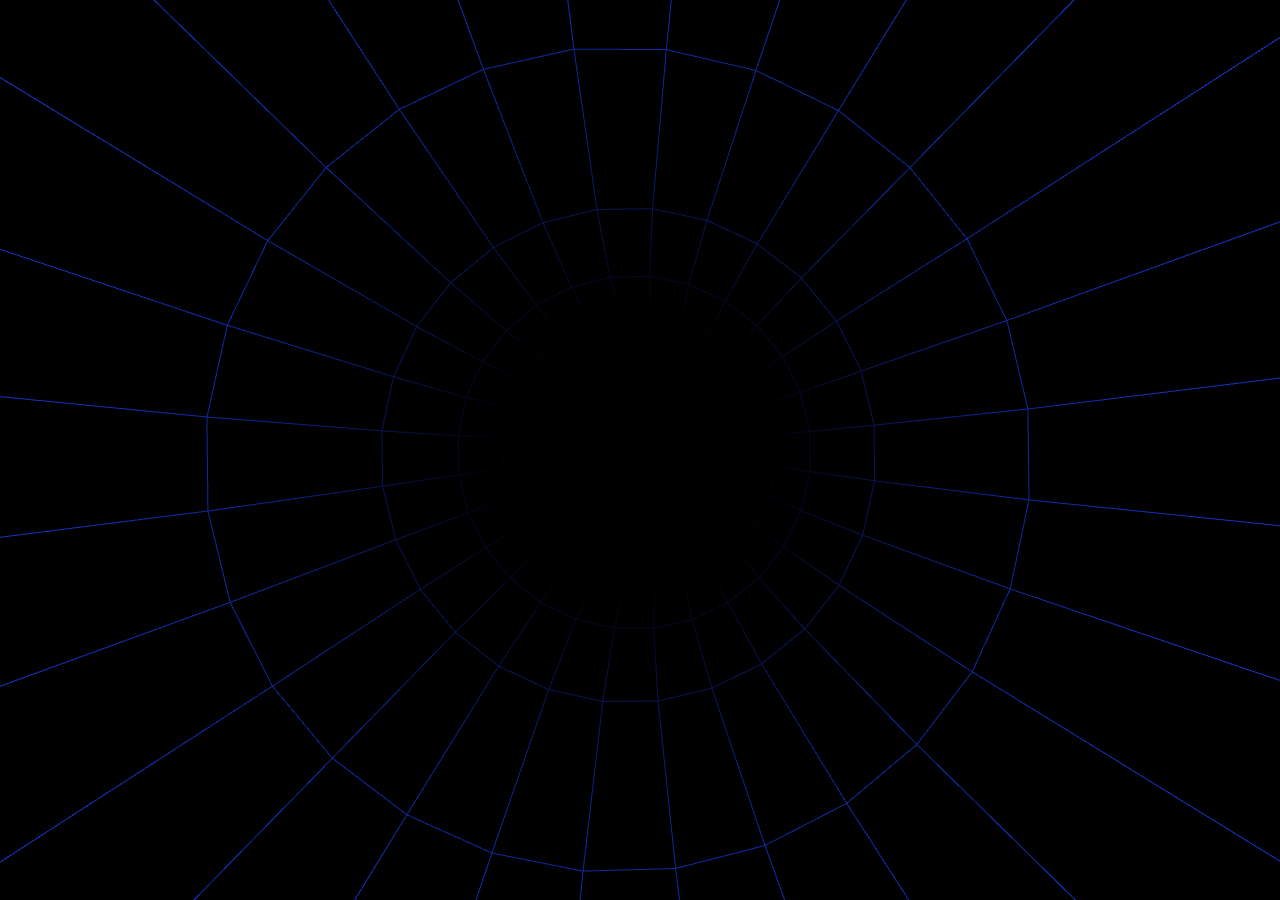
<file: index.html>
<!DOCTYPE html>
<html lang="pt-BR">
<head>
  <meta charset="UTF-8">
  <meta name="viewport" content="width=device-width, initial-scale=1.0">
  <title>Wormhole</title>
  <style>
    * { margin: 0; padding: 0; box-sizing: border-box; }
    html, body {
      width: 100%;
      height: 100%;
      background: #000;
      overflow: hidden;
    }
    canvas { display: block; }
  </style>
</head>
<body>
  <script src="three.min.js"></script>
  <script>
    const clamp = THREE.MathUtils.clamp;
    const TWO_PI = Math.PI * 2;

    const scene = new THREE.Scene();
    // Fog hides the far end of the generated path -> endless depth.
    scene.fog = new THREE.FogExp2(0x000000, 0.05);

    const camera = new THREE.PerspectiveCamera(90, window.innerWidth / window.innerHeight, 0.1, 1000);
    const BASE_FOV = 90;

    const renderer = new THREE.WebGLRenderer({ antialias: true, powerPreference: 'high-performance' });
    renderer.setPixelRatio(Math.min(window.devicePixelRatio, 2));
    renderer.setSize(window.innerWidth, window.innerHeight);
    renderer.setClearColor(0x000000);
    document.body.appendChild(renderer.domElement);

    // ---------- tunnel parameters ----------
    const RING_COUNT  = 140;  // centreline points held in the sliding window
    const RADIAL      = 28;   // segments around each ring
    const TUBE_RADIUS = 11;   // wide enough to clearly fly *inside* the corridor
    const STEP        = 8;    // distance between consecutive ring centres
    const CAM_INDEX   = 10;   // rings kept behind the camera
    const LOOK_AHEAD  = 5;    // rings ahead the camera aims toward
    const MOVE_SPEED  = 3;    // world units per frame

    // ---------- generative heading (smoothed random walk = random but continuous) ----------
    // The direction is never pre-defined: each new ring nudges the turn rate by a
    // little randomness, damped so it can't spiral into itself, clamped so turns
    // stay sharp but bounded. Result: an endless, never-repeating sinuous path.
    const TURN_ACCEL = 0.03;  // randomness injected into the turn rate per ring
    const TURN_DAMP  = 0.92;  // pulls the turn rate back toward 0 (no tight spirals)
    const TURN_MAX   = 0.20;  // max radians turned per ring (sharpness of curves)

    let yaw = Math.PI / 2, pitch = 0, yawRate = 0, pitchRate = 0;
    const _dir = new THREE.Vector3();
    function nextDir() {
      yawRate   = clamp((yawRate   + (Math.random() - 0.5) * TURN_ACCEL) * TURN_DAMP, -TURN_MAX, TURN_MAX);
      pitchRate = clamp((pitchRate + (Math.random() - 0.5) * TURN_ACCEL) * TURN_DAMP, -TURN_MAX, TURN_MAX);
      yaw  += yawRate;
      pitch = clamp(pitch + pitchRate, -1.2, 1.2);
      return _dir.set(
        Math.cos(pitch) * Math.cos(yaw),
        Math.sin(pitch),
        Math.cos(pitch) * Math.sin(yaw)
      ).clone();
    }

    // ---------- sliding-window state ----------
    const pts = [];   // ring centres        (THREE.Vector3)
    const tans = [];  // tangents            (THREE.Vector3)
    const nors = [];  // normals  (parallel-transported, no twist)
    const bins = [];  // binormals
    const hues = [];  // hue per ring
    let ringCounter = 0;

    function hueFor(n) { return (0.55 + n * 0.004) % 1; }

    // Minimal-rotation parallel transport: carry a normal from one tangent to the
    // next so the tube never twists, even as the window regenerates.
    const _axis = new THREE.Vector3();
    function transport(n, t0, t1) {
      _axis.crossVectors(t0, t1);
      const len = _axis.length();
      const out = n.clone();
      if (len > 1e-6) {
        _axis.divideScalar(len);
        out.applyAxisAngle(_axis, Math.acos(clamp(t0.dot(t1), -1, 1)));
      }
      return out.addScaledVector(t1, -out.dot(t1)).normalize();
    }

    // build the initial window
    (function initPath() {
      let cur = new THREE.Vector3(0, 0, 0);
      pts.push(cur.clone());
      for (let i = 1; i < RING_COUNT; i++) {
        cur = cur.clone().addScaledVector(nextDir(), STEP);
        pts.push(cur);
      }
      for (let i = 0; i < RING_COUNT; i++) {
        const t = (i < RING_COUNT - 1) ? pts[i + 1].clone().sub(pts[i])
                                       : pts[i].clone().sub(pts[i - 1]);
        tans.push(t.normalize());
      }
      let n0 = new THREE.Vector3(0, 1, 0);
      if (Math.abs(tans[0].dot(n0)) > 0.9) n0.set(1, 0, 0);
      nors[0] = n0.crossVectors(tans[0], n0).normalize();
      bins[0] = new THREE.Vector3().crossVectors(tans[0], nors[0]).normalize();
      for (let i = 1; i < RING_COUNT; i++) {
        nors[i] = transport(nors[i - 1], tans[i - 1], tans[i]);
        bins[i] = new THREE.Vector3().crossVectors(tans[i], nors[i]).normalize();
      }
      for (let i = 0; i < RING_COUNT; i++) hues.push(hueFor(ringCounter++));
    })();

    // recycle the oldest ring and generate a fresh one ahead
    const _off = new THREE.Vector3();
    function advanceWindow() {
      pts.shift(); tans.shift(); nors.shift(); bins.shift(); hues.shift();

      // re-centre so coordinates stay bounded (whole scene + camera shift together)
      _off.copy(pts[0]);
      for (let i = 0; i < pts.length; i++) pts[i].sub(_off);

      const newP = pts[pts.length - 1].clone().addScaledVector(nextDir(), STEP);
      pts.push(newP);

      const L = pts.length;                       // back to RING_COUNT
      tans[L - 2] = pts[L - 1].clone().sub(pts[L - 2]).normalize();
      tans.push(tans[L - 2].clone());
      nors.push(transport(nors[L - 2], tans[L - 2], tans[L - 1]));
      bins.push(new THREE.Vector3().crossVectors(tans[L - 1], nors[L - 1]).normalize());
      hues.push(hueFor(ringCounter++));
    }

    // ---------- geometry (clean rings + longitudinal rails) ----------
    const geo = new THREE.BufferGeometry();
    geo.setAttribute('position', new THREE.BufferAttribute(new Float32Array(RING_COUNT * RADIAL * 3), 3));
    geo.setAttribute('color',    new THREE.BufferAttribute(new Float32Array(RING_COUNT * RADIAL * 3), 3));
    const idx = [];
    for (let i = 0; i < RING_COUNT; i++) {
      for (let j = 0; j < RADIAL; j++) {
        const cur = i * RADIAL + j;
        idx.push(cur, i * RADIAL + (j + 1) % RADIAL);     // radial ring
        if (i < RING_COUNT - 1) idx.push(cur, cur + RADIAL); // longitudinal rail
      }
    }
    geo.setIndex(idx);

    const mat = new THREE.LineBasicMaterial({ vertexColors: true, transparent: true, opacity: 0.9, fog: true });
    const tunnel = new THREE.LineSegments(geo, mat);
    scene.add(tunnel);

    const color = new THREE.Color();
    function rebuildGeometry() {
      const pos = geo.attributes.position.array;
      const col = geo.attributes.color.array;
      for (let i = 0; i < RING_COUNT; i++) {
        const P = pts[i], N = nors[i], B = bins[i];
        color.setHSL(hues[i], 1.0, 0.55);
        for (let j = 0; j < RADIAL; j++) {
          const v = (j / RADIAL) * TWO_PI, cx = Math.cos(v), sy = Math.sin(v);
          const k = (i * RADIAL + j) * 3;
          pos[k]     = P.x + TUBE_RADIUS * (cx * N.x + sy * B.x);
          pos[k + 1] = P.y + TUBE_RADIUS * (cx * N.y + sy * B.y);
          pos[k + 2] = P.z + TUBE_RADIUS * (cx * N.z + sy * B.z);
          col[k] = color.r; col[k + 1] = color.g; col[k + 2] = color.b;
        }
      }
      geo.attributes.position.needsUpdate = true;
      geo.attributes.color.needsUpdate = true;
    }
    rebuildGeometry();

    // ---------- interactive distortion (camera-side, cheap) ----------
    let distortion = 0, targetDistortion = 0, lastInput = -10000;
    const DISTORTION_DURATION = 600;
    function impulse(s) { targetDistortion = s; lastInput = Date.now(); }
    renderer.domElement.addEventListener('mousedown', () => impulse(0.8));
    renderer.domElement.addEventListener('mousemove', (e) => { if (e.buttons) impulse(0.9); });
    renderer.domElement.addEventListener('touchstart', () => impulse(0.8), { passive: true });
    renderer.domElement.addEventListener('touchmove', () => impulse(0.9), { passive: true });

    // ---------- gyroscope ----------
    let gyroX = 0, gyroY = 0;
    if (window.DeviceOrientationEvent) {
      window.addEventListener('deviceorientation', (e) => {
        gyroY = gyroY * 0.92 + (e.gamma || 0) / 5 * 0.08;
        gyroX = gyroX * 0.92 + (e.beta || 0) / 5 * 0.08;
      }, true);
    }

    window.addEventListener('resize', () => {
      camera.aspect = window.innerWidth / window.innerHeight;
      camera.updateProjectionMatrix();
      renderer.setSize(window.innerWidth, window.innerHeight);
    });

    // ---------- animation ----------
    let dist = 0, roll = 0;
    const camPos = new THREE.Vector3();
    const lookPos = new THREE.Vector3();

    function animate() {
      requestAnimationFrame(animate);

      dist += MOVE_SPEED;
      while (dist >= STEP) {           // recycle rings as we travel -> infinite tunnel
        advanceWindow();
        rebuildGeometry();
        dist -= STEP;
      }
      const f = dist / STEP;

      // glide smoothly between ring centres
      camPos.lerpVectors(pts[CAM_INDEX], pts[CAM_INDEX + 1], f);
      lookPos.lerpVectors(pts[CAM_INDEX + LOOK_AHEAD], pts[CAM_INDEX + LOOK_AHEAD + 1], f);

      // distortion easing
      const since = Date.now() - lastInput;
      if (since < DISTORTION_DURATION) {
        const p = since / DISTORTION_DURATION;
        distortion = targetDistortion * Math.pow(1 - p, 3);
      } else {
        distortion = 0;
      }

      camera.position.copy(camPos);
      camera.lookAt(lookPos);

      roll += 0.004 + distortion * 0.05;     // barrel-roll spin
      camera.rotateZ(roll);

      camera.translateX(gyroY * 0.4);        // lateral pan from gyroscope
      camera.translateY(gyroX * 0.4);

      camera.fov = BASE_FOV + Math.sin(Date.now() * 0.02) * distortion * 12;
      camera.updateProjectionMatrix();

      renderer.render(scene, camera);
    }

    animate();
  </script>
</body>
</html>
</file>
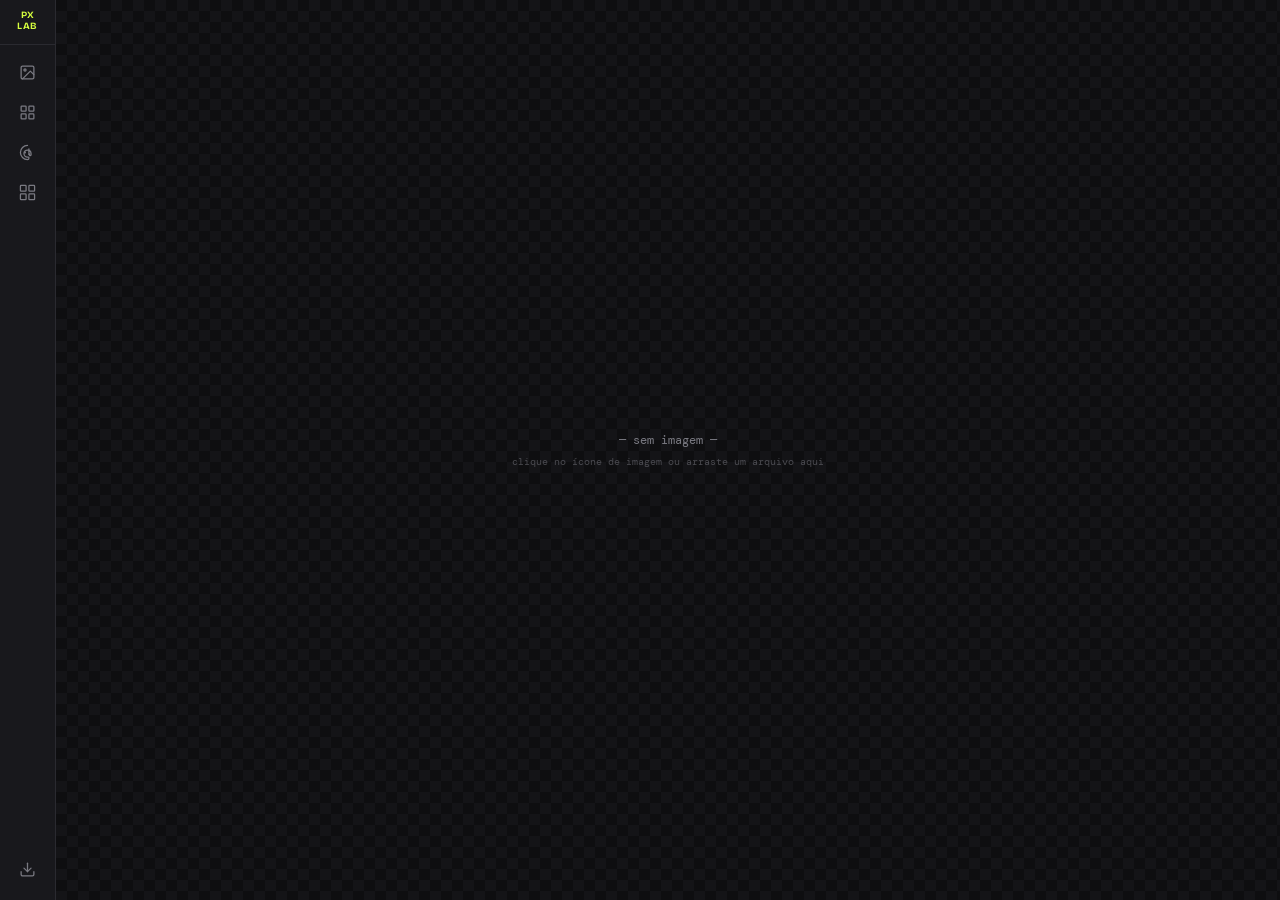
<file: pixel-lab.html>
<!DOCTYPE html>
<html lang="pt-BR">
<head>
<meta charset="UTF-8">
<meta name="viewport" content="width=device-width, initial-scale=1.0">
<title>Pixel Lab</title>
<style>
  @import url('https://fonts.googleapis.com/css2?family=DM+Mono:wght@400;500&family=Bricolage+Grotesque:opsz,wght@12..96,700&display=swap');

  :root {
    --bg:      #0e0e10;
    --panel:   #18181c;
    --line:    #2a2a30;
    --text:    #e8e6e0;
    --dim:     #7a7a82;
    --accent:  #d6ff3f;
    --bar:     56px;
    --float-w: 252px;
  }

  * { box-sizing: border-box; margin: 0; padding: 0; }

  body {
    background: var(--bg);
    color: var(--text);
    font-family: 'DM Mono', monospace;
    height: 100dvh;
    overflow: hidden;
    display: flex;
  }

  /* ── Sidebar ── */
  .sidebar {
    width: var(--bar);
    height: 100%;
    background: var(--panel);
    border-right: 1px solid var(--line);
    display: flex;
    flex-direction: column;
    align-items: center;
    padding: 10px 0 12px;
    gap: 2px;
    flex-shrink: 0;
    z-index: 20;
  }

  .logo {
    font-family: 'Bricolage Grotesque', sans-serif;
    font-size: 0.6rem;
    font-weight: 700;
    letter-spacing: 0.04em;
    color: var(--accent);
    text-align: center;
    line-height: 1.15;
    padding-bottom: 12px;
    margin-bottom: 6px;
    border-bottom: 1px solid var(--line);
    width: 100%;
  }

  .spacer { flex: 1; }

  .icon-btn {
    width: 38px; height: 38px;
    border-radius: 8px;
    background: none;
    border: none;
    color: var(--dim);
    cursor: pointer;
    display: flex; align-items: center; justify-content: center;
    transition: background .12s, color .12s;
    position: relative;
  }
  .icon-btn:hover { background: rgba(255,255,255,0.06); color: var(--text); }
  .icon-btn.active { background: rgba(214,255,63,0.13); color: var(--accent); }
  .icon-btn svg { width: 17px; height: 17px; }

  /* ── Floating panel ── */
  .float {
    position: absolute;
    left: var(--bar);
    top: 0;
    width: var(--float-w);
    height: 100%;
    background: var(--panel);
    border-right: 1px solid var(--line);
    z-index: 15;
    display: flex;
    flex-direction: column;
    transform: translateX(-100%);
    opacity: 0;
    transition: transform .18s ease, opacity .18s ease;
    pointer-events: none;
  }
  .float.open {
    transform: translateX(0);
    opacity: 1;
    pointer-events: all;
  }

  .float-header {
    padding: 20px 18px 0;
    flex-shrink: 0;
  }
  .float-header h2 {
    font-family: 'Bricolage Grotesque', sans-serif;
    font-size: 1.05rem;
    letter-spacing: -0.02em;
    line-height: 1;
    margin-bottom: 18px;
  }
  .float-body {
    padding: 0 18px 20px;
    overflow-y: auto;
    flex: 1;
    scrollbar-width: thin;
    scrollbar-color: var(--line) transparent;
  }

  /* pane visibility */
  .pane { display: none; }
  .pane.visible { display: block; }

  /* ── Fields ── */
  .field { margin-bottom: 20px; }
  .field:last-child { margin-bottom: 0; }

  .flabel {
    display: block;
    font-size: 0.63rem;
    text-transform: uppercase;
    letter-spacing: 0.12em;
    color: var(--dim);
    margin-bottom: 8px;
  }
  .flabel .val { color: var(--accent); float: right; font-size: 0.68rem; }

  .upload-zone {
    display: block;
    border: 1px dashed var(--line);
    border-radius: 6px;
    padding: 26px 10px 20px;
    text-align: center;
    cursor: pointer;
    font-size: 0.72rem;
    color: var(--dim);
    transition: border-color .12s, color .12s, background .12s;
  }
  .upload-zone:hover { border-color: var(--accent); color: var(--text); background: rgba(214,255,63,0.03); }
  .upload-zone input { display: none; }
  .upload-zone .ico { opacity: .4; margin-bottom: 8px; }
  .upload-zone .fname { color: var(--text); font-size: 0.67rem; margin-top: 6px; word-break: break-all; line-height: 1.4; display: none; }

  input[type=range] {
    -webkit-appearance: none; appearance: none;
    width: 100%; height: 3px;
    background: var(--line); border-radius: 3px; outline: none; cursor: pointer;
  }
  input[type=range]::-webkit-slider-thumb {
    -webkit-appearance: none;
    width: 14px; height: 14px; border-radius: 50%;
    background: var(--accent); cursor: pointer;
    border: 2px solid var(--bg);
  }
  input[type=range]::-moz-range-thumb {
    width: 14px; height: 14px; border-radius: 50%;
    background: var(--accent); cursor: pointer; border: 2px solid var(--bg);
  }

  select {
    width: 100%;
    background: var(--bg);
    color: var(--text);
    border: 1px solid var(--line);
    border-radius: 5px;
    padding: 9px 10px;
    font-family: inherit;
    font-size: 0.72rem;
    cursor: pointer;
    outline: none;
  }
  select:focus { border-color: var(--accent); }

  input[type=color] {
    width: 100%; height: 36px;
    background: var(--bg);
    border: 1px solid var(--line);
    border-radius: 5px;
    cursor: pointer;
    padding: 3px 4px;
    outline: none;
  }
  input[type=color]:focus { border-color: var(--accent); }

  .btn {
    width: 100%;
    background: var(--accent);
    color: #0e0e10;
    border: none;
    border-radius: 5px;
    padding: 11px;
    font-family: inherit;
    font-weight: 500;
    font-size: 0.72rem;
    text-transform: uppercase;
    letter-spacing: 0.08em;
    cursor: pointer;
    transition: opacity .12s;
  }
  .btn + .btn { margin-top: 8px; }
  .btn:hover { opacity: .85; }
  .btn:disabled { background: var(--line); color: var(--dim); cursor: not-allowed; opacity: 1; }
  .btn.ghost {
    background: transparent;
    color: var(--accent);
    border: 1px solid currentColor;
  }
  .btn.ghost:disabled { color: var(--dim); }

  /* ── Stage ── */
  .stage {
    flex: 1;
    position: relative;
    overflow: hidden;
    display: flex; align-items: center; justify-content: center;
    background-color: var(--bg);
    background-image:
      linear-gradient(45deg, #141417 25%, transparent 25%),
      linear-gradient(-45deg, #141417 25%, transparent 25%),
      linear-gradient(45deg, transparent 75%, #141417 75%),
      linear-gradient(-45deg, transparent 75%, #141417 75%);
    background-size: 22px 22px;
    background-position: 0 0, 0 11px, 11px -11px, -11px 0;
  }

  .stage.drag-over { outline: 2px dashed var(--accent); outline-offset: -4px; }

  .empty {
    color: var(--dim);
    font-size: 0.78rem;
    text-align: center;
    line-height: 1.7;
    pointer-events: none;
    user-select: none;
  }
  .empty small { font-size: 0.65rem; opacity: .55; display: block; margin-top: 2px; }

  canvas { max-width: 100%; max-height: 100%; display: none; }
</style>
</head>
<body>

<!-- ── Sidebar ── -->
<nav class="sidebar">
  <div class="logo">PX<br>LAB</div>

  <button class="icon-btn" id="btn-upload" title="Imagem" onclick="toggle('upload')">
    <svg viewBox="0 0 24 24" fill="none" stroke="currentColor" stroke-width="1.8" stroke-linecap="round" stroke-linejoin="round">
      <rect x="3" y="3" width="18" height="18" rx="2"/>
      <circle cx="8.5" cy="8.5" r="1.5"/>
      <polyline points="21 15 16 10 5 21"/>
    </svg>
  </button>

  <button class="icon-btn" id="btn-pixel" title="Pixel" onclick="toggle('pixel')">
    <svg viewBox="0 0 24 24" fill="none" stroke="currentColor" stroke-width="1.8" stroke-linecap="round" stroke-linejoin="round">
      <rect x="3" y="3" width="7" height="7" rx="1"/>
      <rect x="14" y="3" width="7" height="7" rx="1"/>
      <rect x="3" y="14" width="7" height="7" rx="1"/>
      <rect x="14" y="14" width="7" height="7" rx="1"/>
    </svg>
  </button>

  <button class="icon-btn" id="btn-color" title="Cores" onclick="toggle('color')">
    <svg viewBox="0 0 24 24" fill="none" stroke="currentColor" stroke-width="1.8" stroke-linecap="round" stroke-linejoin="round">
      <path d="M12 2C6.48 2 2 6.48 2 12s4.48 10 10 10c1.1 0 2-.9 2-2v-.5c0-.55-.45-1-1-1H12c-2.76 0-5-2.24-5-5s2.24-5 5-5c2.76 0 5 2.24 5 5v1.5c0 .83-.67 1.5-1.5 1.5S14 13.33 14 12.5V7"/>
      <circle cx="8.5" cy="12" r="1.5" fill="currentColor" stroke="none"/>
      <circle cx="14.5" cy="9.5" r="1.5" fill="currentColor" stroke="none"/>
      <circle cx="14.5" cy="14.5" r="1.5" fill="currentColor" stroke="none"/>
    </svg>
  </button>

  <button class="icon-btn" id="btn-gap" title="Espaçamento" onclick="toggle('gap')">
    <svg viewBox="0 0 24 24" fill="none" stroke="currentColor" stroke-width="1.8" stroke-linecap="round" stroke-linejoin="round">
      <rect x="2" y="2" width="8" height="8" rx="1"/>
      <rect x="14" y="2" width="8" height="8" rx="1"/>
      <rect x="2" y="14" width="8" height="8" rx="1"/>
      <rect x="14" y="14" width="8" height="8" rx="1"/>
    </svg>
  </button>

  <div class="spacer"></div>

  <button class="icon-btn" id="btn-export" title="Exportar" onclick="toggle('export')">
    <svg viewBox="0 0 24 24" fill="none" stroke="currentColor" stroke-width="1.8" stroke-linecap="round" stroke-linejoin="round">
      <path d="M21 15v4a2 2 0 0 1-2 2H5a2 2 0 0 1-2-2v-4"/>
      <polyline points="7 10 12 15 17 10"/>
      <line x1="12" y1="15" x2="12" y2="3"/>
    </svg>
  </button>
</nav>

<!-- ── Floating panel ── -->
<div class="float" id="float">

  <!-- upload -->
  <div class="pane visible" id="pane-upload">
    <div class="float-header"><h2>Imagem</h2></div>
    <div class="float-body">
      <label class="upload-zone">
        <svg class="ico" viewBox="0 0 24 24" width="30" height="30" fill="none" stroke="currentColor" stroke-width="1.5" stroke-linecap="round" stroke-linejoin="round" style="display:block;margin:0 auto">
          <path d="M21 15v4a2 2 0 0 1-2 2H5a2 2 0 0 1-2-2v-4"/>
          <polyline points="17 8 12 3 7 8"/>
          <line x1="12" y1="3" x2="12" y2="15"/>
        </svg>
        clique ou arraste
        <div class="fname" id="fname"></div>
        <input type="file" id="file" accept="image/*">
      </label>
    </div>
  </div>

  <!-- pixel -->
  <div class="pane" id="pane-pixel">
    <div class="float-header"><h2>Pixel</h2></div>
    <div class="float-body">
      <div class="field">
        <label class="flabel">Intensidade <span class="val" id="intVal">12 px</span></label>
        <input type="range" id="intensity" min="2" max="80" value="12">
      </div>
      <div class="field">
        <label class="flabel">Formato</label>
        <select id="shape">
          <option value="square">Quadrado</option>
          <option value="circle">Círculo</option>
        </select>
      </div>
    </div>
  </div>

  <!-- color -->
  <div class="pane" id="pane-color">
    <div class="float-header"><h2>Cores</h2></div>
    <div class="float-body">
      <div class="field">
        <label class="flabel">Amostragem</label>
        <select id="sampling">
          <option value="average">Média</option>
          <option value="dominant">Cor dominante</option>
        </select>
      </div>
      <div class="field">
        <label class="flabel">Dithering</label>
        <select id="dither">
          <option value="none">Nenhum</option>
          <option value="bayer">Ordenado (Bayer)</option>
          <option value="fs">Floyd-Steinberg</option>
        </select>
      </div>
      <div class="field">
        <label class="flabel">Níveis de cor <span class="val" id="levelsVal">8 / canal</span></label>
        <input type="range" id="levels" min="2" max="16" value="8">
      </div>
    </div>
  </div>

  <!-- gap -->
  <div class="pane" id="pane-gap">
    <div class="float-header"><h2>Espaçamento</h2></div>
    <div class="float-body">
      <div class="field">
        <label class="flabel">Gap <span class="val" id="gapVal">0 %</span></label>
        <input type="range" id="gap" min="0" max="80" value="0">
      </div>
      <div class="field">
        <label class="flabel">Cor do rejunte</label>
        <input type="color" id="gapColor" value="#0e0e10">
      </div>
    </div>
  </div>

  <!-- export -->
  <div class="pane" id="pane-export">
    <div class="float-header"><h2>Exportar</h2></div>
    <div class="float-body">
      <div class="field">
        <button class="btn" id="download" disabled>Baixar PNG</button>
        <button class="btn ghost" id="downloadSvg" disabled>Baixar SVG</button>
      </div>
    </div>
  </div>

</div>

<!-- ── Canvas stage ── -->
<div class="stage" id="stage">
  <div class="empty" id="empty">
    — sem imagem —<br>
    <small>clique no ícone de imagem ou arraste um arquivo aqui</small>
  </div>
  <canvas id="canvas"></canvas>
</div>

<script>
  const fileInput      = document.getElementById('file');
  const intensity      = document.getElementById('intensity');
  const intVal         = document.getElementById('intVal');
  const shape          = document.getElementById('shape');
  const sampling       = document.getElementById('sampling');
  const dither         = document.getElementById('dither');
  const levels         = document.getElementById('levels');
  const levelsVal      = document.getElementById('levelsVal');
  const gap            = document.getElementById('gap');
  const gapVal         = document.getElementById('gapVal');
  const gapColor       = document.getElementById('gapColor');
  const canvas         = document.getElementById('canvas');
  const ctx            = canvas.getContext('2d');
  const empty          = document.getElementById('empty');
  const downloadBtn    = document.getElementById('download');
  const downloadSvgBtn = document.getElementById('downloadSvg');
  const fname          = document.getElementById('fname');
  const floatEl        = document.getElementById('float');
  const stage          = document.getElementById('stage');

  let img = null;
  let lastRender = null;
  let activePanel = null;

  // ── Panel toggle ──
  function toggle(name) {
    const wasActive = activePanel === name;

    // deactivate all btns & panes
    document.querySelectorAll('.icon-btn').forEach(b => b.classList.remove('active'));
    document.querySelectorAll('.pane').forEach(p => p.classList.remove('visible'));

    if (wasActive) {
      floatEl.classList.remove('open');
      activePanel = null;
      return;
    }

    document.getElementById('btn-' + name).classList.add('active');
    document.getElementById('pane-' + name).classList.add('visible');
    floatEl.classList.add('open');
    activePanel = name;
  }

  // close on stage click
  stage.addEventListener('click', () => {
    if (!activePanel) return;
    floatEl.classList.remove('open');
    document.querySelectorAll('.icon-btn').forEach(b => b.classList.remove('active'));
    activePanel = null;
  });

  // ── Drag & drop on stage ──
  stage.addEventListener('dragover', e => { e.preventDefault(); stage.classList.add('drag-over'); });
  stage.addEventListener('dragleave', () => stage.classList.remove('drag-over'));
  stage.addEventListener('drop', e => {
    e.preventDefault();
    stage.classList.remove('drag-over');
    const f = e.dataTransfer.files[0];
    if (f && f.type.startsWith('image/')) loadFile(f);
  });

  // ── File load ──
  fileInput.addEventListener('change', e => {
    const f = e.target.files[0];
    if (f) loadFile(f);
  });

  function loadFile(f) {
    fname.textContent = f.name;
    fname.style.display = 'block';
    const reader = new FileReader();
    reader.onload = ev => {
      img = new Image();
      img.onload = () => {
        empty.style.display = 'none';
        canvas.style.display = 'block';
        downloadBtn.disabled = false;
        downloadSvgBtn.disabled = false;
        render();
      };
      img.src = ev.target.result;
    };
    reader.readAsDataURL(f);
  }

  // ── Controls → re-render ──
  intensity.addEventListener('input', () => { intVal.textContent = intensity.value + ' px'; if (img) render(); });
  shape.addEventListener('change', () => { if (img) render(); });
  sampling.addEventListener('change', () => { if (img) render(); });
  dither.addEventListener('change', () => { if (img) render(); });
  levels.addEventListener('input', () => { levelsVal.textContent = levels.value + ' / canal'; if (img) render(); });
  gap.addEventListener('input', () => { gapVal.textContent = gap.value + ' %'; if (img) render(); });
  gapColor.addEventListener('input', () => { if (img) render(); });

  // ── Bayer matrix ──
  const BAYER4 = [
    [ 0,  8,  2, 10],
    [12,  4, 14,  6],
    [ 3, 11,  1,  9],
    [15,  7, 13,  5]
  ].map(row => row.map(v => v / 16 - 0.5));

  function quantize(v, n) {
    const step = 255 / (n - 1);
    return Math.round(Math.round(v / step) * step);
  }

  function applyDither(colors, cols, rows) {
    const mode = dither.value;
    if (mode === 'none') return;
    const n = parseInt(levels.value, 10);
    const step = 255 / (n - 1);

    if (mode === 'bayer') {
      for (let y = 0; y < rows; y++) {
        for (let x = 0; x < cols; x++) {
          const c = colors[y * cols + x];
          const t = BAYER4[y & 3][x & 3] * step;
          for (let ch = 0; ch < 3; ch++) {
            c[ch] = quantize(Math.min(255, Math.max(0, c[ch] + t)), n);
          }
        }
      }
    } else if (mode === 'fs') {
      const push = (x, y, ch, err, f) => {
        if (x < 0 || x >= cols || y < 0 || y >= rows) return;
        colors[y * cols + x][ch] += err * f;
      };
      for (let y = 0; y < rows; y++) {
        for (let x = 0; x < cols; x++) {
          const c = colors[y * cols + x];
          for (let ch = 0; ch < 3; ch++) {
            const old = Math.min(255, Math.max(0, c[ch]));
            const nv = quantize(old, n);
            const err = old - nv;
            c[ch] = nv;
            push(x + 1, y,     ch, err, 7 / 16);
            push(x - 1, y + 1, ch, err, 3 / 16);
            push(x,     y + 1, ch, err, 5 / 16);
            push(x + 1, y + 1, ch, err, 1 / 16);
          }
        }
      }
      for (const c of colors) {
        for (let ch = 0; ch < 3; ch++) {
          c[ch] = Math.min(255, Math.max(0, Math.round(c[ch])));
        }
      }
    }
  }

  // ── Render ──
  function render() {
    const block = parseInt(intensity.value, 10);
    const maxDim = 1400;
    let w = img.width, h = img.height;
    if (w > maxDim || h > maxDim) {
      const r = Math.min(maxDim / w, maxDim / h);
      w = Math.round(w * r); h = Math.round(h * r);
    }

    const cols = Math.max(1, Math.round(w / block));
    const rows = Math.max(1, Math.round(h / block));
    const isCircle = shape.value === 'circle';
    const useDominant = sampling.value === 'dominant';
    const cell = Math.max(14, Math.round(Math.max(w / cols, h / rows)));
    const outW = cols * cell, outH = rows * cell;
    canvas.width = outW; canvas.height = outH;

    let colors;
    if (useDominant) {
      const full = document.createElement('canvas');
      full.width = w; full.height = h;
      const fctx = full.getContext('2d');
      fctx.drawImage(img, 0, 0, w, h);
      const px = fctx.getImageData(0, 0, w, h).data;
      colors = new Array(cols * rows);
      for (let by = 0; by < rows; by++) {
        for (let bx = 0; bx < cols; bx++) {
          const x0 = Math.floor(bx * w / cols), x1 = Math.floor((bx + 1) * w / cols);
          const y0 = Math.floor(by * h / rows), y1 = Math.floor((by + 1) * h / rows);
          const groups = new Map();
          let aSum = 0, aN = 0;
          for (let y = y0; y < y1; y++) {
            for (let x = x0; x < x1; x++) {
              const i = (y * w + x) * 4;
              aSum += px[i+3]; aN++;
              const key = (px[i] >> 4) << 8 | (px[i+1] >> 4) << 4 | (px[i+2] >> 4);
              let g = groups.get(key);
              if (!g) { g = { n: 0, r: 0, gr: 0, b: 0 }; groups.set(key, g); }
              g.n++; g.r += px[i]; g.gr += px[i+1]; g.b += px[i+2];
            }
          }
          let best = null;
          for (const g of groups.values()) { if (!best || g.n > best.n) best = g; }
          colors[by * cols + bx] = best
            ? [Math.round(best.r/best.n), Math.round(best.gr/best.n), Math.round(best.b/best.n), aN ? aSum/aN : 255]
            : [0, 0, 0, 0];
        }
      }
    } else {
      const tmp = document.createElement('canvas');
      tmp.width = cols; tmp.height = rows;
      const tctx = tmp.getContext('2d');
      tctx.drawImage(img, 0, 0, cols, rows);
      const data = tctx.getImageData(0, 0, cols, rows).data;
      colors = new Array(cols * rows);
      for (let k = 0; k < cols * rows; k++) {
        const i = k * 4;
        colors[k] = [data[i], data[i+1], data[i+2], data[i+3]];
      }
    }

    applyDither(colors, cols, rows);

    ctx.clearRect(0, 0, outW, outH);
    const gapPct = parseInt(gap.value, 10) / 100;
    const scale = 1 - gapPct;
    if (gapPct > 0) { ctx.fillStyle = gapColor.value; ctx.fillRect(0, 0, outW, outH); }

    for (let y = 0; y < rows; y++) {
      for (let x = 0; x < cols; x++) {
        const c = colors[y * cols + x];
        ctx.fillStyle = `rgba(${c[0]},${c[1]},${c[2]},${c[3]/255})`;
        const cx = x*cell + cell/2, cy = y*cell + cell/2;
        if (isCircle) {
          ctx.beginPath();
          ctx.arc(cx, cy, cell/2 * scale, 0, Math.PI*2);
          ctx.fill();
        } else {
          const side = cell * scale;
          ctx.fillRect(cx - side/2, cy - side/2, side, side);
        }
      }
    }
    lastRender = { colors, cols, rows, cell, outW, outH, scale, gapPct, isCircle, gapColor: gapColor.value };
  }

  // ── Export ──
  downloadBtn.addEventListener('click', () => {
    const a = document.createElement('a');
    a.download = 'pixelado.png';
    a.href = canvas.toDataURL('image/png');
    a.click();
  });

  function buildSvg(r) {
    const parts = [];
    parts.push(`<svg xmlns="http://www.w3.org/2000/svg" width="${r.outW}" height="${r.outH}" viewBox="0 0 ${r.outW} ${r.outH}">`);
    if (r.gapPct > 0) parts.push(`<rect width="${r.outW}" height="${r.outH}" fill="${r.gapColor}"/>`);
    const rnd = n => Math.round(n * 100) / 100;
    for (let y = 0; y < r.rows; y++) {
      for (let x = 0; x < r.cols; x++) {
        const c = r.colors[y * r.cols + x];
        const a = c[3] / 255;
        if (a === 0) continue;
        const fill = `rgb(${c[0]},${c[1]},${c[2]})`;
        const op = a < 1 ? ` fill-opacity="${rnd(a)}"` : '';
        const cx = x * r.cell + r.cell / 2, cy = y * r.cell + r.cell / 2;
        if (r.isCircle) {
          parts.push(`<circle cx="${rnd(cx)}" cy="${rnd(cy)}" r="${rnd(r.cell/2*r.scale)}" fill="${fill}"${op}/>`);
        } else {
          const side = r.cell * r.scale;
          parts.push(`<rect x="${rnd(cx-side/2)}" y="${rnd(cy-side/2)}" width="${rnd(side)}" height="${rnd(side)}" fill="${fill}"${op}/>`);
        }
      }
    }
    parts.push('</svg>');
    return parts.join('');
  }

  downloadSvgBtn.addEventListener('click', () => {
    if (!lastRender) return;
    const blob = new Blob([buildSvg(lastRender)], { type: 'image/svg+xml' });
    const url = URL.createObjectURL(blob);
    const a = document.createElement('a');
    a.download = 'pixelado.svg';
    a.href = url;
    a.click();
    URL.revokeObjectURL(url);
  });
</script>
</body>
</html>
</file>
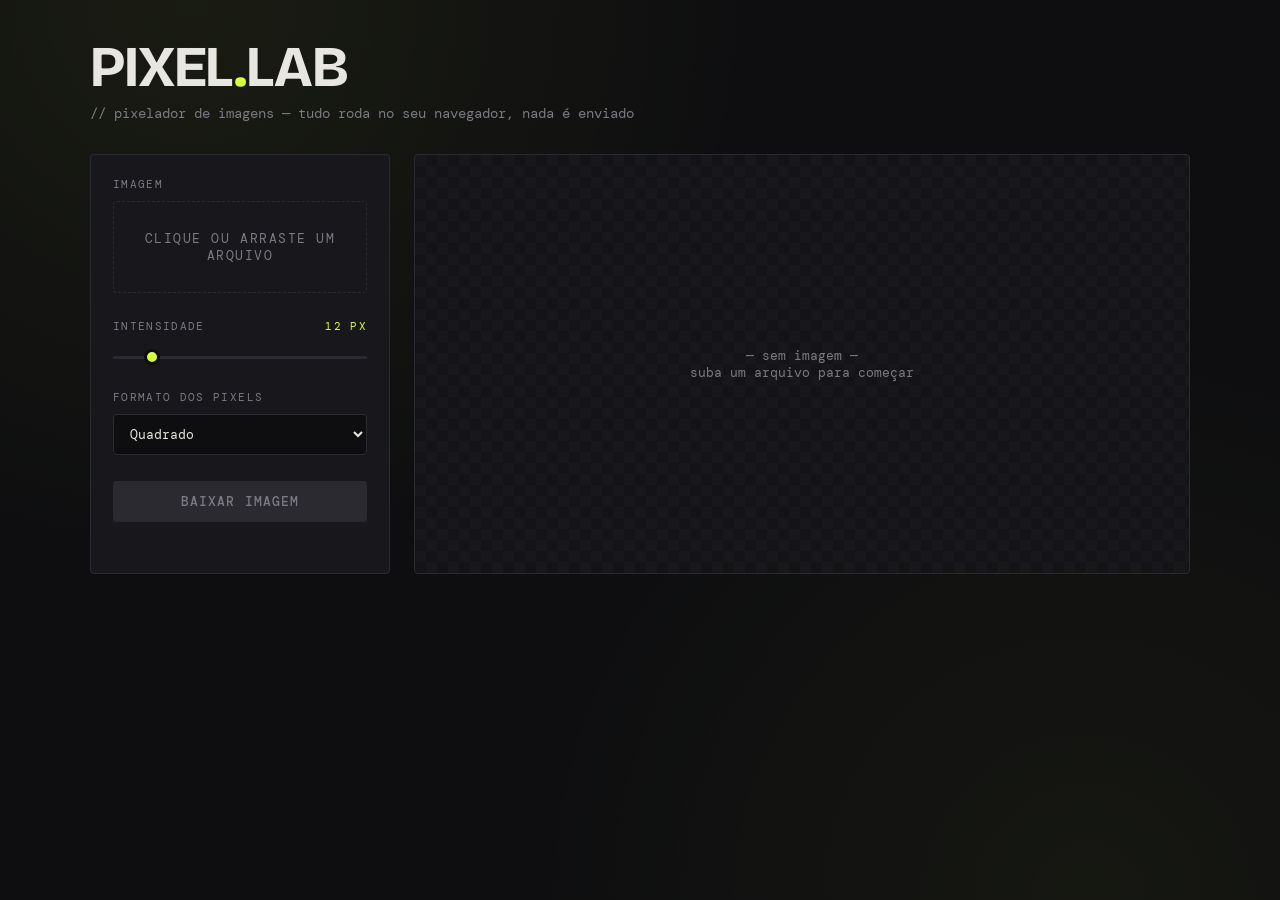
<file: pixelador.html>
<!DOCTYPE html>
<html lang="pt-BR">
<head>
<meta charset="UTF-8">
<meta name="viewport" content="width=device-width, initial-scale=1.0">
<title>Pixelador</title>
<style>
  @import url('https://fonts.googleapis.com/css2?family=DM+Mono:wght@400;500&family=Bricolage+Grotesque:opsz,wght@12..96,700&display=swap');

  :root {
    --bg: #0e0e10;
    --panel: #18181c;
    --line: #2a2a30;
    --text: #e8e6e0;
    --dim: #7a7a82;
    --accent: #d6ff3f;
  }

  * { box-sizing: border-box; margin: 0; padding: 0; }

  body {
    background: var(--bg);
    background-image:
      radial-gradient(circle at 15% 0%, rgba(214,255,63,0.06), transparent 40%),
      radial-gradient(circle at 85% 100%, rgba(214,255,63,0.04), transparent 40%);
    color: var(--text);
    font-family: 'DM Mono', monospace;
    min-height: 100vh;
    padding: 40px 20px;
  }

  .wrap { max-width: 1100px; margin: 0 auto; }

  header { margin-bottom: 32px; }
  h1 {
    font-family: 'Bricolage Grotesque', sans-serif;
    font-size: clamp(2.2rem, 6vw, 3.6rem);
    line-height: 0.95;
    letter-spacing: -0.02em;
  }
  h1 .blink { color: var(--accent); }
  header p { color: var(--dim); font-size: 0.85rem; margin-top: 10px; }

  .layout { display: grid; grid-template-columns: 300px 1fr; gap: 24px; }
  @media (max-width: 720px) { .layout { grid-template-columns: 1fr; } }

  .panel {
    background: var(--panel);
    border: 1px solid var(--line);
    border-radius: 4px;
    padding: 22px;
  }

  .field { margin-bottom: 26px; }
  .field:last-child { margin-bottom: 0; }

  label {
    display: block;
    font-size: 0.7rem;
    text-transform: uppercase;
    letter-spacing: 0.12em;
    color: var(--dim);
    margin-bottom: 10px;
  }
  label .val { color: var(--accent); float: right; }

  .upload {
    display: block;
    border: 1px dashed var(--line);
    border-radius: 4px;
    padding: 28px 14px;
    text-align: center;
    cursor: pointer;
    font-size: 0.8rem;
    color: var(--dim);
    transition: border-color .15s, color .15s, background .15s;
  }
  .upload:hover { border-color: var(--accent); color: var(--text); background: rgba(214,255,63,0.03); }
  .upload input { display: none; }

  input[type=range] {
    -webkit-appearance: none; appearance: none;
    width: 100%; height: 3px;
    background: var(--line); border-radius: 3px; outline: none;
  }
  input[type=range]::-webkit-slider-thumb {
    -webkit-appearance: none; appearance: none;
    width: 16px; height: 16px; border-radius: 50%;
    background: var(--accent); cursor: pointer;
    border: 3px solid var(--bg);
  }
  input[type=range]::-moz-range-thumb {
    width: 16px; height: 16px; border-radius: 50%;
    background: var(--accent); cursor: pointer; border: 3px solid var(--bg);
  }

  select {
    width: 100%;
    background: var(--bg);
    color: var(--text);
    border: 1px solid var(--line);
    border-radius: 4px;
    padding: 10px 12px;
    font-family: inherit;
    font-size: 0.8rem;
    cursor: pointer;
  }
  select:focus { outline: none; border-color: var(--accent); }

  button {
    width: 100%;
    background: var(--accent);
    color: #0e0e10;
    border: none;
    border-radius: 4px;
    padding: 12px;
    font-family: inherit;
    font-weight: 500;
    font-size: 0.8rem;
    text-transform: uppercase;
    letter-spacing: 0.08em;
    cursor: pointer;
    transition: opacity .15s;
  }
  button:hover { opacity: 0.85; }
  button:disabled { background: var(--line); color: var(--dim); cursor: not-allowed; }

  .stage {
    background: var(--panel);
    border: 1px solid var(--line);
    border-radius: 4px;
    min-height: 420px;
    display: flex; align-items: center; justify-content: center;
    padding: 22px;
    background-image:
      linear-gradient(45deg, #141417 25%, transparent 25%),
      linear-gradient(-45deg, #141417 25%, transparent 25%),
      linear-gradient(45deg, transparent 75%, #141417 75%),
      linear-gradient(-45deg, transparent 75%, #141417 75%);
    background-size: 22px 22px;
    background-position: 0 0, 0 11px, 11px -11px, -11px 0;
  }
  .stage .empty { color: var(--dim); font-size: 0.8rem; text-align: center; }
  canvas { max-width: 100%; max-height: 70vh; border-radius: 2px; image-rendering: pixelated; }
</style>
</head>
<body>
<div class="wrap">
  <header>
    <h1>PIXEL<span class="blink">.</span>LAB</h1>
    <p>// pixelador de imagens — tudo roda no seu navegador, nada é enviado</p>
  </header>

  <div class="layout">
    <div class="panel">
      <div class="field">
        <label>Imagem</label>
        <label class="upload">
          <span id="uploadLabel">clique ou arraste um arquivo</span>
          <input type="file" id="file" accept="image/*">
        </label>
      </div>

      <div class="field">
        <label>Intensidade <span class="val" id="intVal">12 px</span></label>
        <input type="range" id="intensity" min="2" max="80" value="12">
      </div>

      <div class="field">
        <label>Formato dos pixels</label>
        <select id="shape">
          <option value="square">Quadrado</option>
          <option value="circle">Círculo</option>
        </select>
      </div>

      <div class="field">
        <button id="download" disabled>Baixar imagem</button>
      </div>
    </div>

    <div class="stage" id="stage">
      <div class="empty" id="empty">— sem imagem —<br>suba um arquivo para começar</div>
      <canvas id="canvas" style="display:none"></canvas>
    </div>
  </div>
</div>

<script>
  const fileInput = document.getElementById('file');
  const intensity = document.getElementById('intensity');
  const intVal    = document.getElementById('intVal');
  const shape     = document.getElementById('shape');
  const canvas    = document.getElementById('canvas');
  const ctx       = canvas.getContext('2d');
  const empty     = document.getElementById('empty');
  const downloadBtn = document.getElementById('download');
  const uploadLabel = document.getElementById('uploadLabel');

  let img = null;

  fileInput.addEventListener('change', e => {
    const f = e.target.files[0];
    if (!f) return;
    uploadLabel.textContent = f.name;
    const reader = new FileReader();
    reader.onload = ev => {
      img = new Image();
      img.onload = () => {
        empty.style.display = 'none';
        canvas.style.display = 'block';
        downloadBtn.disabled = false;
        render();
      };
      img.src = ev.target.result;
    };
    reader.readAsDataURL(f);
  });

  intensity.addEventListener('input', () => {
    intVal.textContent = intensity.value + ' px';
    if (img) render();
  });
  shape.addEventListener('change', () => { if (img) render(); });

  function render() {
    const block = parseInt(intensity.value, 10);

    // limita o tamanho para manter performance
    const maxDim = 1400;
    let w = img.width, h = img.height;
    if (w > maxDim || h > maxDim) {
      const r = Math.min(maxDim / w, maxDim / h);
      w = Math.round(w * r);
      h = Math.round(h * r);
    }
    canvas.width = w;
    canvas.height = h;

    // desenha pequeno e lê os blocos médios
    const cols = Math.max(1, Math.round(w / block));
    const rows = Math.max(1, Math.round(h / block));

    const tmp = document.createElement('canvas');
    tmp.width = cols; tmp.height = rows;
    const tctx = tmp.getContext('2d');
    tctx.drawImage(img, 0, 0, cols, rows);
    const data = tctx.getImageData(0, 0, cols, rows).data;

    ctx.clearRect(0, 0, w, h);
    const cw = w / cols, ch = h / rows;
    const isCircle = shape.value === 'circle';

    for (let y = 0; y < rows; y++) {
      for (let x = 0; x < cols; x++) {
        const i = (y * cols + x) * 4;
        ctx.fillStyle = `rgba(${data[i]},${data[i+1]},${data[i+2]},${data[i+3]/255})`;
        if (isCircle) {
          ctx.beginPath();
          ctx.arc(x*cw + cw/2, y*ch + ch/2, Math.min(cw, ch)/2, 0, Math.PI*2);
          ctx.fill();
        } else {
          ctx.fillRect(Math.floor(x*cw), Math.floor(y*ch), Math.ceil(cw), Math.ceil(ch));
        }
      }
    }
  }

  downloadBtn.addEventListener('click', () => {
    const a = document.createElement('a');
    a.download = 'pixelado.png';
    a.href = canvas.toDataURL('image/png');
    a.click();
  });
</script>
</body>
</html>
</file>
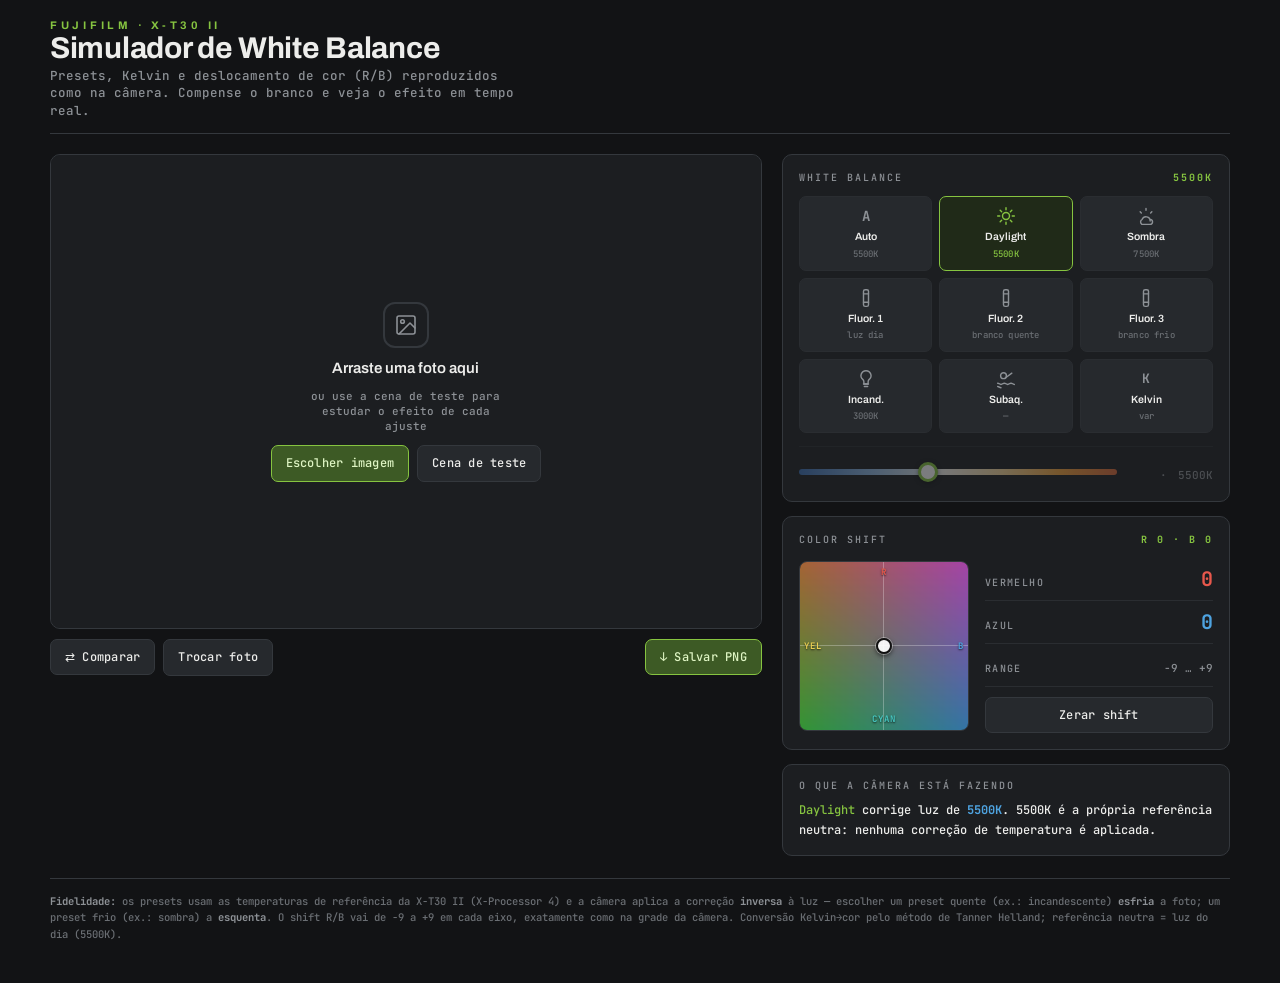
<file: wb-simulator.html>
<!DOCTYPE html>
<html lang="pt-BR">
<head>
<meta charset="UTF-8">
<meta name="viewport" content="width=device-width, initial-scale=1.0, maximum-scale=1.0, user-scalable=no">
<title>Simulador de White Balance — Fujifilm X-T30 II</title>
<link rel="preconnect" href="https://fonts.googleapis.com">
<link rel="preconnect" href="https://fonts.gstatic.com" crossorigin>
<link href="https://fonts.googleapis.com/css2?family=Archivo:wght@500;600;700&family=JetBrains+Mono:wght@400;500;700&display=swap" rel="stylesheet">
<style>
  :root{
    --bg:#121315;
    --panel:#1c1e21;
    --raised:#26292d;
    --line:#34383d;
    --line-soft:#2a2d31;
    --text:#ededeb;
    --muted:#8d9196;
    --muted-dim:#6a6e73;
    --green:#86c440;       /* verde do menu Fuji */
    --green-dim:#3d5a25;
    --amber:#f0a23c;       /* quente */
    --blue:#4ea3e0;        /* frio */
    --red:#e8584c;
    --cyan:#46c6c0;
    --yellow:#e9cf52;
    --radius:10px;
    --mono:'JetBrains Mono',ui-monospace,'SF Mono',Menlo,monospace;
    --disp:'Archivo',system-ui,sans-serif;
  }
  *{box-sizing:border-box;margin:0;padding:0;-webkit-tap-highlight-color:transparent}
  html,body{background:var(--bg);color:var(--text);font-family:var(--disp);font-weight:500;
    -webkit-font-smoothing:antialiased;text-rendering:optimizeLegibility}
  body{min-height:100dvh;padding:18px 16px 40px;line-height:1.4}
  .wrap{max-width:1180px;margin:0 auto}

  /* ---- header ---- */
  header{display:flex;align-items:baseline;gap:14px;flex-wrap:wrap;
    padding-bottom:14px;border-bottom:1px solid var(--line);margin-bottom:20px}
  .brand{font-size:11px;letter-spacing:.34em;text-transform:uppercase;color:var(--green);font-weight:700}
  h1{font-size:clamp(20px,4.5vw,30px);font-weight:700;letter-spacing:-.01em;line-height:1.05}
  .sub{color:var(--muted);font-size:12.5px;font-weight:500;max-width:60ch;margin-top:2px;font-family:var(--mono)}

  .layout{display:grid;grid-template-columns:minmax(0,1.35fr) minmax(300px,.85fr);gap:20px;align-items:start}
  @media(max-width:860px){.layout{grid-template-columns:1fr}}

  /* ---- viewer ---- */
  .viewer{position:relative;background:var(--panel);border:1px solid var(--line);
    border-radius:var(--radius);overflow:hidden;aspect-ratio:3/2;display:flex;align-items:center;justify-content:center}
  .viewer canvas{display:block;width:100%;height:100%;object-fit:contain;touch-action:none}
  #stage{position:relative;width:100%;height:100%}
  #displayCanvas{position:absolute;inset:0}
  /* split handle */
  #split{position:absolute;top:0;bottom:0;width:2px;background:var(--green);
    box-shadow:0 0 0 1px rgba(0,0,0,.5);transform:translateX(-50%);display:none;cursor:ew-resize;touch-action:none;z-index:4}
  #split::before{content:"";position:absolute;top:50%;left:50%;transform:translate(-50%,-50%);
    width:30px;height:30px;border-radius:50%;background:var(--green);border:2px solid #0c0d0e;
    box-shadow:0 2px 8px rgba(0,0,0,.6)}
  #split::after{content:"◂ ▸";position:absolute;top:50%;left:50%;transform:translate(-50%,-50%);
    font-size:9px;color:#0c0d0e;font-weight:700;letter-spacing:-1px}
  .tag{position:absolute;top:10px;font-family:var(--mono);font-size:10px;letter-spacing:.12em;
    text-transform:uppercase;background:rgba(10,11,12,.78);padding:4px 8px;border-radius:5px;
    color:var(--muted);pointer-events:none;z-index:5;opacity:0;transition:opacity .2s}
  .tag.l{left:10px}.tag.r{right:10px;color:var(--green)}
  .viewer.comparing .tag{opacity:1}

  /* dropzone */
  #drop{position:absolute;inset:0;display:flex;flex-direction:column;align-items:center;justify-content:center;
    gap:10px;text-align:center;padding:24px;z-index:6;background:var(--panel);transition:background .15s}
  #drop.hide{display:none}
  #drop.hot{background:#1f2620;border:1px dashed var(--green)}
  .drop-ic{width:46px;height:46px;border:2px solid var(--line);border-radius:12px;display:grid;place-items:center;color:var(--muted)}
  .drop-ic svg{width:24px;height:24px}
  #drop h2{font-size:15px;font-weight:600}
  #drop p{font-family:var(--mono);font-size:11px;color:var(--muted);max-width:30ch}
  .btn{font-family:var(--mono);font-size:12px;font-weight:500;letter-spacing:.02em;
    display:inline-flex;align-items:center;justify-content:center;
    background:var(--raised);color:var(--text);border:1px solid var(--line);
    border-radius:7px;padding:9px 14px;cursor:pointer;transition:.12s;user-select:none}
  .btn:hover{border-color:var(--green);color:var(--green)}
  .btn:active{transform:translateY(1px)}
  .btn.primary{background:var(--green-dim);border-color:var(--green);color:#dff5c4}
  .btn.primary:hover{background:#48642c}

  /* viewer toolbar */
  .vbar{display:flex;gap:8px;flex-wrap:wrap;margin-top:10px;align-items:center}
  .vbar .spacer{flex:1}

  /* ---- controls ---- */
  .ctrl{background:var(--panel);border:1px solid var(--line);border-radius:var(--radius);padding:16px}
  .ctrl + .ctrl{margin-top:14px}
  .lbl{font-family:var(--mono);font-size:10px;letter-spacing:.2em;text-transform:uppercase;
    color:var(--muted);display:flex;justify-content:space-between;align-items:center;margin-bottom:11px}
  .lbl b{color:var(--green);font-weight:700}

  /* preset grid */
  .presets{display:grid;grid-template-columns:repeat(3,1fr);gap:7px}
  .pre{background:var(--raised);border:1px solid var(--line-soft);border-radius:7px;
    padding:9px 6px;cursor:pointer;text-align:center;transition:.12s;display:flex;flex-direction:column;align-items:center;gap:5px}
  .pre:hover{border-color:var(--muted)}
  .pre.on{border-color:var(--green);background:#202a18}
  .pre .ic{width:20px;height:20px;color:var(--muted);transition:.12s}
  .pre.on .ic{color:var(--green)}
  .pre .nm{font-size:10.5px;font-weight:600;line-height:1.1}
  .pre .k{font-family:var(--mono);font-size:9px;color:var(--muted-dim);letter-spacing:.02em}
  .pre.on .k{color:var(--green)}

  /* kelvin slider */
  .kelvin{margin-top:13px;padding-top:13px;border-top:1px solid var(--line-soft);
    opacity:.42;pointer-events:none;transition:opacity .15s}
  .kelvin.active{opacity:1;pointer-events:auto}
  .krow{display:flex;align-items:center;gap:12px}
  .kval{font-family:var(--mono);font-weight:700;font-size:18px;min-width:84px;text-align:right}
  .kval span{font-size:11px;color:var(--muted);font-weight:500}
  input[type=range]{-webkit-appearance:none;appearance:none;width:100%;height:6px;border-radius:4px;
    background:linear-gradient(90deg,#3b6fb5 0%,#8ab4e0 22%,#f4f1ea 46%,#f7d79a 64%,#f0a23c 82%,#d9683a 100%);outline:none}
  input[type=range]::-webkit-slider-thumb{-webkit-appearance:none;width:20px;height:20px;border-radius:50%;
    background:#fff;border:3px solid var(--green);cursor:pointer;box-shadow:0 1px 4px rgba(0,0,0,.5)}
  input[type=range]::-moz-range-thumb{width:20px;height:20px;border-radius:50%;background:#fff;border:3px solid var(--green);cursor:pointer}

  /* shift pad */
  .padwrap{display:flex;gap:16px;align-items:center}
  @media(max-width:420px){.padwrap{flex-direction:column}}
  .pad{position:relative;width:170px;height:170px;flex:0 0 auto;border-radius:8px;
    overflow:hidden;border:1px solid var(--line);touch-action:none;cursor:crosshair}
  .pad canvas{position:absolute;inset:0;width:100%;height:100%}
  .pad .grid-ov{position:absolute;inset:0;pointer-events:none;
    background:
      linear-gradient(to right,transparent calc(50% - .5px),rgba(255,255,255,.28) calc(50% - .5px),rgba(255,255,255,.28) calc(50% + .5px),transparent calc(50% + .5px)),
      linear-gradient(to bottom,transparent calc(50% - .5px),rgba(255,255,255,.28) calc(50% - .5px),rgba(255,255,255,.28) calc(50% + .5px),transparent calc(50% + .5px))}
  .pad .axis{position:absolute;font-family:var(--mono);font-size:9px;font-weight:700;letter-spacing:.1em;
    pointer-events:none;text-shadow:0 1px 2px rgba(0,0,0,.7)}
  .ax-r{top:4px;left:50%;transform:translateX(-50%);color:var(--red)}
  .ax-c{bottom:4px;left:50%;transform:translateX(-50%);color:var(--cyan)}
  .ax-y{top:50%;left:4px;transform:translateY(-50%);color:var(--yellow)}
  .ax-b{top:50%;right:4px;transform:translateY(-50%);color:var(--blue)}
  .knob{position:absolute;width:16px;height:16px;border-radius:50%;background:rgba(255,255,255,.92);
    border:2px solid #111;transform:translate(-50%,-50%);box-shadow:0 0 0 1px rgba(255,255,255,.4),0 2px 5px rgba(0,0,0,.6);
    pointer-events:none;z-index:3}
  .readout{flex:1;min-width:0}
  .ro-row{display:flex;justify-content:space-between;align-items:baseline;padding:7px 0;border-bottom:1px solid var(--line-soft)}
  .ro-row:last-child{border-bottom:none}
  .ro-k{font-family:var(--mono);font-size:10px;letter-spacing:.14em;text-transform:uppercase;color:var(--muted)}
  .ro-v{font-family:var(--mono);font-size:20px;font-weight:700}
  .ro-v.r{color:var(--red)}.ro-v.b{color:var(--blue)}
  .ro-v small{font-size:11px;color:var(--muted);font-weight:500}

  /* explanation */
  .explain{background:var(--panel);border:1px solid var(--line);border-radius:var(--radius);
    padding:14px 16px;margin-top:14px}
  .explain .lbl{margin-bottom:8px}
  #explainTxt{font-family:var(--mono);font-size:12px;line-height:1.65;color:var(--text)}
  #explainTxt em{color:var(--amber);font-style:normal}
  #explainTxt b{color:var(--blue);font-weight:700}
  #explainTxt .g{color:var(--green)}

  .foot{margin-top:22px;padding-top:14px;border-top:1px solid var(--line);
    font-family:var(--mono);font-size:10.5px;color:var(--muted-dim);line-height:1.6}
  .foot b{color:var(--muted)}
  .hidden{display:none}
</style>
</head>
<body>
<input type="file" id="file" accept="image/*"
  style="position:fixed;left:-9999px;top:0;width:1px;height:1px;opacity:0;z-index:-1">
<div class="wrap">
  <header>
    <div>
      <div class="brand">Fujifilm · X-T30 II</div>
      <h1>Simulador de White Balance</h1>
      <p class="sub">Presets, Kelvin e deslocamento de cor (R/B) reproduzidos como na câmera. Compense o branco e veja o efeito em tempo real.</p>
    </div>
  </header>

  <div class="layout">
    <!-- ============ VIEWER ============ -->
    <div>
      <div class="viewer" id="viewer">
        <div id="stage">
          <canvas id="displayCanvas"></canvas>
        </div>
        <div class="tag l">Original</div>
        <div class="tag r">Ajustado</div>
        <div id="split"></div>
        <div id="drop">
          <div class="drop-ic">
            <svg viewBox="0 0 24 24" fill="none" stroke="currentColor" stroke-width="1.6" stroke-linecap="round" stroke-linejoin="round">
              <rect x="3" y="3" width="18" height="18" rx="2"/><circle cx="8.5" cy="8.5" r="1.8"/><path d="M21 15l-5-5L5 21"/>
            </svg>
          </div>
          <h2>Arraste uma foto aqui</h2>
          <p>ou use a cena de teste para estudar o efeito de cada ajuste</p>
          <div style="display:flex;gap:8px;flex-wrap:wrap;justify-content:center">
            <label class="btn primary" for="file">Escolher imagem</label>
            <button class="btn" id="sampleBtn">Cena de teste</button>
          </div>
        </div>
      </div>
      <div class="vbar">
        <button class="btn" id="cmpBtn">⇄ Comparar</button>
        <label class="btn" for="file" id="changeBtn">Trocar foto</label>
        <div class="spacer"></div>
        <button class="btn primary" id="saveBtn">↓ Salvar PNG</button>
      </div>
    </div>

    <!-- ============ CONTROLS ============ -->
    <div>
      <div class="ctrl">
        <div class="lbl">White Balance <b id="curK">5500K</b></div>
        <div class="presets" id="presets"></div>

        <div class="kelvin" id="kelvinBox">
          <div class="krow">
            <input type="range" id="kSlider" min="2500" max="10000" step="50" value="5500">
            <div class="kval"><span id="kArrow"></span> <span id="kNum">5500</span><span>K</span></div>
          </div>
        </div>
      </div>

      <div class="ctrl">
        <div class="lbl">Color Shift <b id="shiftLabel">R 0 · B 0</b></div>
        <div class="padwrap">
          <div class="pad" id="pad">
            <canvas id="padCanvas" width="170" height="170"></canvas>
            <div class="grid-ov"></div>
            <div class="axis ax-r">R</div>
            <div class="axis ax-c">CYAN</div>
            <div class="axis ax-y">YEL</div>
            <div class="axis ax-b">B</div>
            <div class="knob" id="knob"></div>
          </div>
          <div class="readout">
            <div class="ro-row"><span class="ro-k">Vermelho</span><span class="ro-v r" id="roR">±0</span></div>
            <div class="ro-row"><span class="ro-k">Azul</span><span class="ro-v b" id="roB">±0</span></div>
            <div class="ro-row"><span class="ro-k">Range</span><span class="ro-v" style="color:var(--muted)"><small>−9 … +9</small></span></div>
            <button class="btn" id="resetShift" style="width:100%;margin-top:10px">Zerar shift</button>
          </div>
        </div>
      </div>

      <div class="explain ctrl">
        <div class="lbl">O que a câmera está fazendo</div>
        <div id="explainTxt"></div>
      </div>
    </div>
  </div>

  <div class="foot">
    <b>Fidelidade:</b> os presets usam as temperaturas de referência da X-T30 II (X-Processor 4) e a câmera aplica a correção <b>inversa</b> à luz — escolher um preset quente (ex.: incandescente) <b>esfria</b> a foto; um preset frio (ex.: sombra) a <b>esquenta</b>. O shift R/B vai de −9 a +9 em cada eixo, exatamente como na grade da câmera. Conversão Kelvin→cor pelo método de Tanner Helland; referência neutra = luz do dia (5500K).
  </div>
</div>

<script>
(function(){
  "use strict";
  // ---------- elements ----------
  const $ = s => document.querySelector(s);
  const dCanvas = $('#displayCanvas'), dctx = dCanvas.getContext('2d',{willReadFrequently:false});
  const viewer = $('#viewer'), drop = $('#drop'), fileInput = $('#file');
  const split = $('#split');
  const padCanvas = $('#padCanvas'), pctx = padCanvas.getContext('2d');
  const knob = $('#knob'), pad = $('#pad');

  // offscreen source (original, full color) + working buffer
  const src = document.createElement('canvas');
  const sctx = src.getContext('2d',{willReadFrequently:true});
  let srcData=null, hasImage=false;

  // ---------- state ----------
  let preset='daylight';
  let kelvin=5500;
  let shiftR=0, shiftB=0;          // -9..+9
  let comparing=false, splitPct=0.5;

  // ---------- preset definitions (X-T30 II / X-Processor 4) ----------
  // temp = temperatura da LUZ que o preset corrige. Underwater usa ganho fixo.
  const PRESETS = [
    {id:'auto',       name:'Auto',         k:5500, note:'adapta à cena', ic:'A'},
    {id:'daylight',   name:'Daylight',     k:5500, ic:'sun'},
    {id:'shade',      name:'Sombra',       k:7500, ic:'shade'},
    {id:'fluor1',     name:'Fluor. 1',     k:6500, sub:'luz dia', ic:'fl'},
    {id:'fluor2',     name:'Fluor. 2',     k:3800, sub:'branco quente', ic:'fl'},
    {id:'fluor3',     name:'Fluor. 3',     k:5000, sub:'branco frio', ic:'fl'},
    {id:'incand',     name:'Incand.',      k:3000, ic:'bulb'},
    {id:'underwater', name:'Subaq.',       k:0,    special:'uw', ic:'uw'},
    {id:'kelvin',     name:'Kelvin',       k:5500, ic:'K'}
  ];
  const REF_TEMP = 5500;
  const K_PER_STEP = 0.024;   // intensidade do shift por unidade R/B

  // ---------- icons ----------
  function icon(t){
    const c='fill:none;stroke:currentColor;stroke-width:1.7;stroke-linecap:round;stroke-linejoin:round';
    const S=s=>`<svg class="ic" viewBox="0 0 24 24" style="${c}">${s}</svg>`;
    switch(t){
      case 'sun':  return S('<circle cx="12" cy="12" r="4.2"/><path d="M12 2v2.5M12 19.5V22M2 12h2.5M19.5 12H22M5 5l1.8 1.8M17.2 17.2L19 19M19 5l-1.8 1.8M6.8 17.2L5 19"/>');
      case 'shade':return S('<path d="M17 18a5 5 0 0 0-9.6-2A3.5 3.5 0 0 0 7 22h10a3 3 0 0 0 .6-5.9"/><path d="M12 3v2M5 7l1.4 1.4M19 7l-1.4 1.4"/>');
      case 'bulb': return S('<path d="M9 18h6M10 21h4"/><path d="M12 2a6 6 0 0 0-3.6 10.8c.6.5.9 1.2 1 2L9.5 18h5l.1-3.2c.1-.8.4-1.5 1-2A6 6 0 0 0 12 2z"/>');
      case 'fl':   return S('<rect x="9" y="2" width="6" height="20" rx="2"/><path d="M9 7h6M9 17h6"/>');
      case 'uw':   return S('<path d="M2 17c2 0 2 1.5 4 1.5S8 17 10 17s2 1.5 4 1.5S16 17 18 17s2 1.5 4 1.5"/><path d="M2 21c2 0 2 1.5 4 1.5"/><circle cx="9" cy="8" r="3.5"/><path d="M11.5 10.5 19 5"/>');
      case 'A':    return `<div class="ic" style="display:grid;place-items:center;font-family:var(--mono);font-weight:700;font-size:14px">A</div>`;
      case 'K':    return `<div class="ic" style="display:grid;place-items:center;font-family:var(--mono);font-weight:700;font-size:13px">K</div>`;
      default:     return S('<circle cx="12" cy="12" r="6"/>');
    }
  }

  // ---------- Kelvin -> light RGB (Tanner Helland) ----------
  function kelvinRGB(k){
    const t=k/100; let r,g,b;
    if(t<=66){ r=255; g=99.4708025861*Math.log(t)-161.1195681661; }
    else { r=329.698727446*Math.pow(t-60,-0.1332047592); g=288.1221695283*Math.pow(t-60,-0.0755148492); }
    if(t>=66) b=255; else if(t<=19) b=0; else b=138.5177312231*Math.log(t-10)-305.0447927307;
    return [clamp255(r),clamp255(g),clamp255(b)];
  }
  function clamp255(v){return v<0?0:v>255?255:v;}

  // ---------- compute channel gains for current settings ----------
  function computeGains(){
    let gr,gg,gb;
    const active = activePreset();
    if(active.special==='uw'){
      // correção subaquática: forte ganho de vermelho, leve magenta
      gr=1.95; gg=1.02; gb=0.62;
    } else {
      const temp = (active.id==='kelvin') ? kelvin : active.k;
      const ref = kelvinRGB(REF_TEMP), lit = kelvinRGB(temp);
      gr = ref[0]/lit[0]; gg = ref[1]/lit[1]; gb = ref[2]/lit[2];
      // normaliza pelo verde
      gr/=gg; gb/=gg; gg=1;
    }
    // ---- aplica o color shift (R = vermelho/ciano, B = azul/amarelo) ----
    const rF = 1 + K_PER_STEP*shiftR;          // +R sobe vermelho
    const rC = 1 - K_PER_STEP*shiftR*0.5;      // ciano sobe verde/azul
    const bF = 1 + K_PER_STEP*shiftB;          // +B sobe azul
    const bC = 1 - K_PER_STEP*shiftB*0.5;      // amarelo sobe verm/verde
    gr *= rF * bC;
    gg *= rC * bC;
    gb *= rC * bF;
    // preserva luminância (WB não altera exposição)
    const luma = 0.299*gr + 0.587*gg + 0.114*gb;
    return [gr/luma, gg/luma, gb/luma];
  }
  function activePreset(){ return PRESETS.find(p=>p.id===preset); }

  // ---------- render image ----------
  function render(){
    if(!hasImage){ drawExplain(); return; }
    const [gr,gg,gb]=computeGains();
    const w=srcData.width,h=srcData.height;
    const out=dctx.createImageData(w,h);
    const s=srcData.data,o=out.data;
    for(let i=0;i<s.length;i+=4){
      o[i]   = clamp255(s[i]  *gr);
      o[i+1] = clamp255(s[i+1]*gg);
      o[i+2] = clamp255(s[i+2]*gb);
      o[i+3] = s[i+3];
    }
    dctx.putImageData(out,0,0);
    if(comparing){
      const sx=Math.round(w*splitPct);
      dctx.drawImage(src,0,0,sx,h,0,0,sx,h);
    }
    drawExplain();
  }
  let raf=null;
  function scheduleRender(){ if(raf)return; raf=requestAnimationFrame(()=>{raf=null;render();}); }

  // ---------- load image into canvases ----------
  function loadImage(img){
    const MAX=1500;
    let w=img.width,h=img.height;
    const sc=Math.min(1,MAX/Math.max(w,h));
    w=Math.round(w*sc); h=Math.round(h*sc);
    src.width=dCanvas.width=w; src.height=dCanvas.height=h;
    sctx.drawImage(img,0,0,w,h);
    srcData=sctx.getImageData(0,0,w,h);
    hasImage=true;
    drop.classList.add('hide');
    placeSplit();
    render();
  }
  function loadFromFile(f){
    if(!f||!f.type.startsWith('image/'))return;
    const img=new Image();
    img.onload=()=>{URL.revokeObjectURL(img.src);loadImage(img);};
    img.src=URL.createObjectURL(f);
  }

  // ---------- synthetic test scene ----------
  function buildSample(){
    const w=900,h=600,c=document.createElement('canvas');c.width=w;c.height=h;
    const x=c.getContext('2d');
    // céu gradiente
    let g=x.createLinearGradient(0,0,0,h*0.55);
    g.addColorStop(0,'#7fb4e8');g.addColorStop(1,'#cfe3f2');
    x.fillStyle=g;x.fillRect(0,0,w,h*0.55);
    // chão / folhagem
    g=x.createLinearGradient(0,h*0.55,0,h);
    g.addColorStop(0,'#6f8a3c');g.addColorStop(1,'#3f5526');
    x.fillStyle=g;x.fillRect(0,h*0.55,w,h*0.45);
    // tira de tons de cinza (neutro = referência de WB)
    const n=8,sw=w*0.5/n;
    for(let i=0;i<n;i++){const v=Math.round(20+ i*(220/(n-1)));x.fillStyle=`rgb(${v},${v},${v})`;x.fillRect(20+i*sw,20,sw-3,70);}
    // patches de cor
    const patches=[['#c98d6b',520,20],['#d8b48f',600,20],['#a14b3d',680,20],
                   ['#3f6cae',760,20],['#c7c24a',840-30,20]];
    patches.forEach(([col,px,py])=>{x.fillStyle=col;x.fillRect(px,py,55,70);});
    // "pele" grande
    x.fillStyle='#d2a182';x.beginPath();x.ellipse(w*0.7,h*0.72,95,120,0,0,7);x.fill();
    x.fillStyle='#b9805f';x.beginPath();x.ellipse(w*0.7,h*0.66,42,50,0,0,7);x.fill();
    // patch branco de referência
    x.fillStyle='#f3f1ec';x.fillRect(40,h*0.7,140,90);
    x.strokeStyle='rgba(0,0,0,.25)';x.strokeRect(40,h*0.7,140,90);
    const img=new Image();img.onload=()=>loadImage(img);img.src=c.toDataURL();
  }

  // ---------- explanation text ----------
  function drawExplain(){
    const a=activePreset();
    const el=$('#explainTxt');
    let temp = a.id==='kelvin'?kelvin:a.k;
    let head='';
    if(a.special==='uw'){
      head=`Modo <span class="g">Subaquático</span>: a câmera assume luz azul-esverdeada e aplica um forte ganho de <em>vermelho</em> para recuperar as cores perdidas na água.`;
    } else if(a.id==='auto'){
      head=`<span class="g">Auto (AWB)</span>: a câmera mede a cena e estima a temperatura. Aqui usamos ~<b>5500K</b> como base neutra de referência.`;
    } else {
      const rel = temp<REF_TEMP
        ? `Como ${temp}K é mais <em>quente</em> que a referência (5500K), a câmera <b>esfria</b> a imagem (puxa azul, tira vermelho) para neutralizar.`
        : temp>REF_TEMP
          ? `Como ${temp}K é mais <b>frio</b> que a referência (5500K), a câmera <em>esquenta</em> a imagem (puxa vermelho/âmbar, tira azul).`
          : `${temp}K é a própria referência neutra: nenhuma correção de temperatura é aplicada.`;
      head=`<span class="g">${a.name}</span> corrige luz de <b>${temp}K</b>. ${rel}`;
    }
    let shiftTxt='';
    if(shiftR||shiftB){
      const parts=[];
      if(shiftR>0)parts.push(`<em>+${shiftR}R</em> adiciona vermelho`);
      if(shiftR<0)parts.push(`${shiftR}R adiciona ciano`);
      if(shiftB>0)parts.push(`<b>+${shiftB}B</b> adiciona azul`);
      if(shiftB<0)parts.push(`${shiftB}B adiciona amarelo`);
      shiftTxt=`<br><br>Color Shift: ${parts.join(' · ')} — um tom aplicado por cima da temperatura.`;
    }
    el.innerHTML = head + shiftTxt;
  }

  // ---------- shift pad drawing ----------
  function drawPad(){
    const N=170;const im=pctx.createImageData(N,N);const d=im.data;
    for(let y=0;y<N;y++)for(let x=0;x<N;x++){
      const nx=(x/(N-1))*2-1;   // -1..1  (B axis: right=+B)
      const ny=(y/(N-1))*2-1;   // -1..1  (top=-1 => +R)
      const r=128 + (-ny)*70 + (-nx)*0;     // +R no topo
      const b=128 + (nx)*70;                // +B na direita
      const g=128 - (-ny)*30 + (-nx)*20;    // verde compensa p/ ciano/amarelo parecerem certos
      const i=(y*N+x)*4;
      d[i]=clamp255(r);d[i+1]=clamp255(g);d[i+2]=clamp255(b);d[i+3]=205;
    }
    pctx.putImageData(im,0,0);
  }
  function placeKnob(){
    const px=((shiftB/9)*0.5+0.5)*100;
    const py=((-shiftR/9)*0.5+0.5)*100;
    knob.style.left=px+'%';knob.style.top=py+'%';
  }

  // ---------- split slider ----------
  function placeSplit(){ split.style.left=(splitPct*100)+'%'; }
  function setComparing(on){
    comparing=on; viewer.classList.toggle('comparing',on);
    split.style.display=on?'block':'none';
    $('#cmpBtn').classList.toggle('primary',on);
    render();
  }

  // ============ wiring ============
  // build presets
  const pc=$('#presets');
  PRESETS.forEach(p=>{
    const b=document.createElement('div');b.className='pre';b.dataset.id=p.id;
    const k = p.special?'—' : (p.id==='kelvin'?'var':p.k+'K');
    b.innerHTML=`${icon(p.ic)}<div class="nm">${p.name}</div><div class="k">${p.sub||k}</div>`;
    b.addEventListener('click',()=>selectPreset(p.id));
    pc.appendChild(b);
  });
  function selectPreset(id){
    preset=id;
    document.querySelectorAll('.pre').forEach(e=>e.classList.toggle('on',e.dataset.id===id));
    const a=activePreset();
    $('#kelvinBox').classList.toggle('active',id==='kelvin');
    if(id==='kelvin'){ updateK(); }
    else { $('#curK').textContent = a.special?'—': a.k+'K'; }
    scheduleRender();
  }
  // kelvin slider
  const kSlider=$('#kSlider');
  kSlider.addEventListener('input',()=>{kelvin=+kSlider.value;updateK();scheduleRender();});
  function updateK(){
    $('#kNum').textContent=kelvin;
    $('#curK').textContent=kelvin+'K';
    const arrow = kelvin<REF_TEMP?'❄':kelvin>REF_TEMP?'☀':'·';
    $('#kArrow').textContent=arrow;
    $('#kArrow').style.color = kelvin<REF_TEMP?'var(--blue)':kelvin>REF_TEMP?'var(--amber)':'var(--muted)';
  }

  // shift readouts
  function syncShift(){
    $('#roR').textContent=(shiftR>0?'+':'')+shiftR;
    $('#roB').textContent=(shiftB>0?'+':'')+shiftB;
    $('#shiftLabel').textContent=`R ${shiftR>0?'+':''}${shiftR} · B ${shiftB>0?'+':''}${shiftB}`;
    placeKnob();
  }
  // pad interaction
  let dragging=false;
  function padPos(e){
    const r=pad.getBoundingClientRect();
    const cx=(e.touches?e.touches[0].clientX:e.clientX);
    const cy=(e.touches?e.touches[0].clientY:e.clientY);
    let nx=(cx-r.left)/r.width;  let ny=(cy-r.top)/r.height;
    nx=Math.max(0,Math.min(1,nx));ny=Math.max(0,Math.min(1,ny));
    shiftB=Math.round((nx*2-1)*9);
    shiftR=Math.round((-(ny*2-1))*9);
    shiftR=Math.max(-9,Math.min(9,shiftR));shiftB=Math.max(-9,Math.min(9,shiftB));
    syncShift();scheduleRender();
  }
  function startPad(e){dragging=true;padPos(e);e.preventDefault();}
  pad.addEventListener('mousedown',startPad);
  pad.addEventListener('touchstart',startPad,{passive:false});
  window.addEventListener('mousemove',e=>{if(dragging)padPos(e);});
  window.addEventListener('touchmove',e=>{if(dragging)padPos(e);},{passive:false});
  window.addEventListener('mouseup',()=>dragging=false);
  window.addEventListener('touchend',()=>dragging=false);
  $('#resetShift').addEventListener('click',()=>{shiftR=0;shiftB=0;syncShift();scheduleRender();});

  // split drag
  let splitDrag=false;
  function moveSplit(e){
    const r=viewer.getBoundingClientRect();
    const cx=(e.touches?e.touches[0].clientX:e.clientX);
    splitPct=Math.max(0,Math.min(1,(cx-r.left)/r.width));
    placeSplit();render();
  }
  split.addEventListener('mousedown',e=>{splitDrag=true;e.preventDefault();});
  split.addEventListener('touchstart',e=>{splitDrag=true;e.preventDefault();},{passive:false});
  window.addEventListener('mousemove',e=>{if(splitDrag)moveSplit(e);});
  window.addEventListener('touchmove',e=>{if(splitDrag)moveSplit(e);},{passive:false});
  window.addEventListener('mouseup',()=>splitDrag=false);
  window.addEventListener('touchend',()=>splitDrag=false);

  // file / buttons
  fileInput.addEventListener('change',e=>loadFromFile(e.target.files[0]));
  $('#sampleBtn').addEventListener('click',buildSample);
  $('#cmpBtn').addEventListener('click',()=>setComparing(!comparing));
  $('#saveBtn').addEventListener('click',()=>{
    if(!hasImage){buildSample();return;}
    const wasC=comparing; if(wasC)setComparing(false);
    const a=activePreset();const tag=a.id==='kelvin'?kelvin+'K':a.name;
    const link=document.createElement('a');
    link.download=`wb_${tag}_R${shiftR}_B${shiftB}.png`.replace(/\s/g,'');
    link.href=dCanvas.toDataURL('image/png');link.click();
    if(wasC)setComparing(true);
  });

  // drag & drop
  ['dragenter','dragover'].forEach(ev=>viewer.addEventListener(ev,e=>{e.preventDefault();drop.classList.add('hot');}));
  ['dragleave','drop'].forEach(ev=>viewer.addEventListener(ev,e=>{e.preventDefault();drop.classList.remove('hot');}));
  viewer.addEventListener('drop',e=>{if(e.dataTransfer.files[0])loadFromFile(e.dataTransfer.files[0]);});

  // ---------- init ----------
  drawPad();syncShift();selectPreset('daylight');updateK();drawExplain();
})();
</script>
</body>
</html>
</file>
